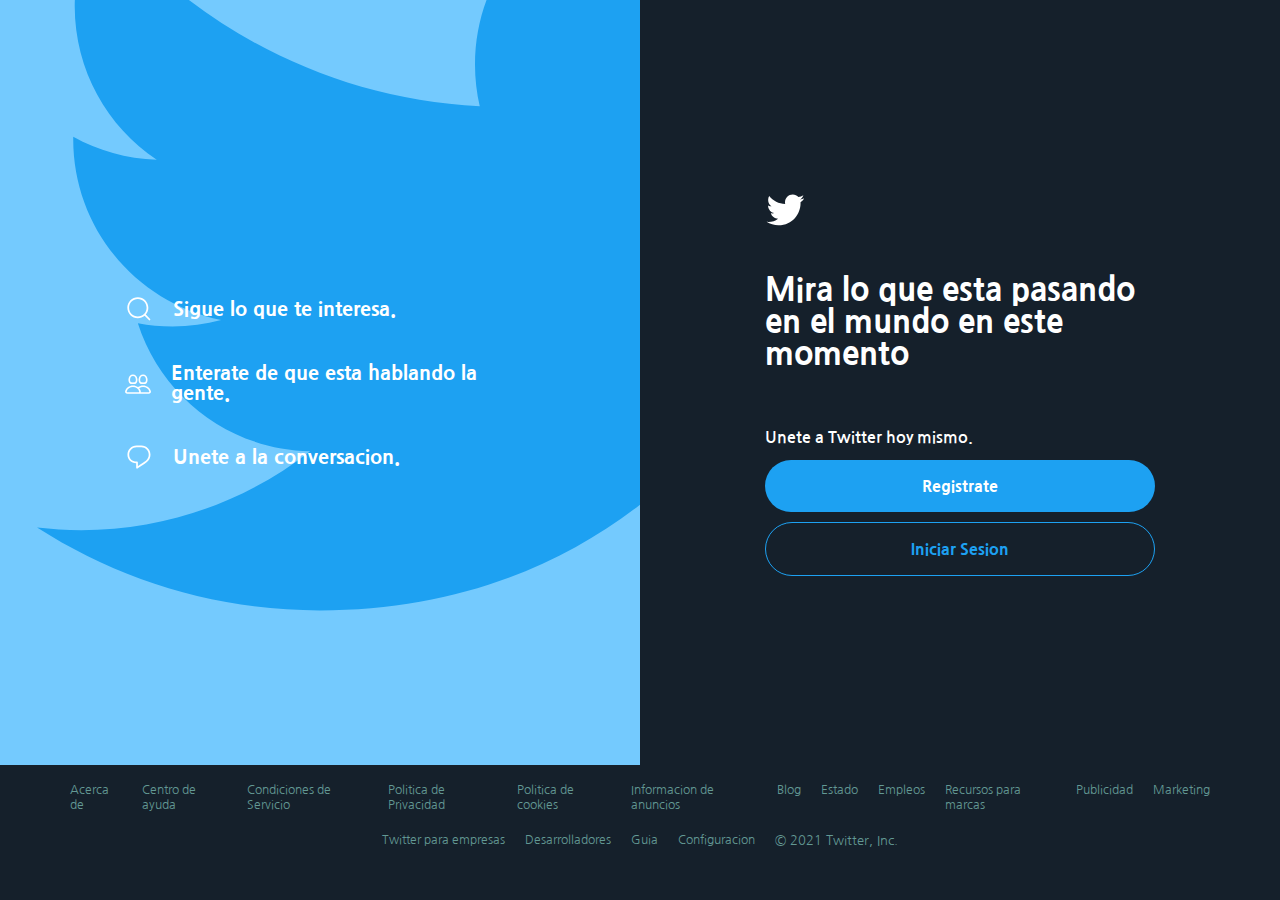
<file: index.html>
<!DOCTYPE html>
<html lang="en">
<head>
    <meta charset="UTF-8">
    <meta name="viewport" content="width=device-width, initial-scale=1.0">
    <link rel="stylesheet" href="https://cdnjs.cloudflare.com/ajax/libs/font-awesome/5.15.2/css/all.min.css" />
    <link rel="stylesheet" href="./styles/styles.css">
    <title>Twitter Login | UI</title>
</head>
<body>
    <div class="wrapper">
        <div class="left-side">
            <svg class="bg-logo" viewBox="0 0 24 24" class="r-13gxpu9 r-4qtqp9 r-yyyyoo r-1n7nint r-10m99ii r-u8s1d r-1n2wx2z r-1plcrui r-1l2rav9 r-lrvibr"><g><path d="M23.643 4.937c-.835.37-1.732.62-2.675.733.962-.576 1.7-1.49 2.048-2.578-.9.534-1.897.922-2.958 1.13-.85-.904-2.06-1.47-3.4-1.47-2.572 0-4.658 2.086-4.658 4.66 0 .364.042.718.12 1.06-3.873-.195-7.304-2.05-9.602-4.868-.4.69-.63 1.49-.63 2.342 0 1.616.823 3.043 2.072 3.878-.764-.025-1.482-.234-2.11-.583v.06c0 2.257 1.605 4.14 3.737 4.568-.392.106-.803.162-1.227.162-.3 0-.593-.028-.877-.082.593 1.85 2.313 3.198 4.352 3.234-1.595 1.25-3.604 1.995-5.786 1.995-.376 0-.747-.022-1.112-.065 2.062 1.323 4.51 2.093 7.14 2.093 8.57 0 13.255-7.098 13.255-13.254 0-.2-.005-.402-.014-.602.91-.658 1.7-1.477 2.323-2.41z"></path></g></svg>
            <div class="features">
                <svg viewBox="0 0 24 24" class="r-jwli3a r-4qtqp9 r-yyyyoo r-1q142lx r-1blvdjr r-1xvli5t r-dnmrzs r-bnwqim r-1plcrui r-lrvibr"><g><path d="M21.53 20.47l-3.66-3.66C19.195 15.24 20 13.214 20 11c0-4.97-4.03-9-9-9s-9 4.03-9 9 4.03 9 9 9c2.215 0 4.24-.804 5.808-2.13l3.66 3.66c.147.146.34.22.53.22s.385-.073.53-.22c.295-.293.295-.767.002-1.06zM3.5 11c0-4.135 3.365-7.5 7.5-7.5s7.5 3.365 7.5 7.5-3.365 7.5-7.5 7.5-7.5-3.365-7.5-7.5z"></path></g></svg>
                <h3>Sigue lo que te interesa.</h3>
            </div>
            <div class="features">
                <svg viewBox="0 0 24 24" class="r-jwli3a r-4qtqp9 r-yyyyoo r-1q142lx r-1blvdjr r-1xvli5t r-dnmrzs r-bnwqim r-1plcrui r-lrvibr"><g><path d="M16.695 13.037c1.185 0 2.51-.132 3.368-1.11.72-.823.952-2.08.715-3.847-.333-2.478-1.86-3.956-4.083-3.956-2.225 0-3.75 1.48-4.084 3.956-.236 1.766-.002 3.023.717 3.846.858.98 2.184 1.11 3.368 1.11zM14.098 8.28c.134-.992.648-2.656 2.598-2.656 1.948 0 2.463 1.664 2.597 2.655.174 1.293.054 2.187-.358 2.657-.367.42-1.036.6-2.238.6s-1.87-.18-2.24-.6c-.412-.47-.533-1.364-.36-2.658zm9.788 11.222c-.763-3.066-3.72-5.208-7.19-5.208-1.765 0-3.392.558-4.67 1.505-1.278-.948-2.905-1.506-4.67-1.506-3.47 0-6.428 2.142-7.19 5.208-.156.625-.025 1.265.356 1.754.37.473.94.744 1.567.744h19.87c.628 0 1.2-.27 1.57-.745.382-.49.512-1.13.356-1.753zm-1.537.83c-.09.11-.22.168-.39.168h-7.413c.078-.32.084-.66 0-.998-.25-1-.75-1.888-1.41-2.65.993-.665 2.223-1.058 3.558-1.058 2.78 0 5.14 1.674 5.735 4.07.044.174.014.344-.08.467zM7.354 20.5H2.09c-.17 0-.3-.057-.388-.168-.096-.123-.126-.294-.083-.47.596-2.395 2.954-4.068 5.735-4.068 2.78 0 5.14 1.674 5.735 4.07.043.174.014.344-.082.467-.088.113-.22.17-.388.17H7.355zm.001-7.463c1.185 0 2.51-.132 3.367-1.11.72-.823.953-2.08.716-3.847-.333-2.478-1.86-3.956-4.083-3.956-2.225 0-3.75 1.48-4.084 3.956-.236 1.766-.002 3.023.717 3.846.858.98 2.184 1.11 3.368 1.11zM4.758 8.28c.134-.992.648-2.656 2.598-2.656 1.948 0 2.463 1.664 2.597 2.655.174 1.293.053 2.187-.358 2.658-.368.42-1.037.6-2.238.6-1.202 0-1.87-.18-2.24-.6-.412-.47-.533-1.365-.36-2.66z"></path></g></svg>
                <h3>Enterate de que esta hablando la gente.</h3>
            </div>
            <div class="features">
                <svg viewBox="0 0 24 24" class="r-jwli3a r-4qtqp9 r-yyyyoo r-1q142lx r-1blvdjr r-1xvli5t r-dnmrzs r-bnwqim r-1plcrui r-lrvibr"><g><path d="M14.046 2.242l-4.148-.01h-.002c-4.374 0-7.8 3.427-7.8 7.802 0 4.098 3.186 7.206 7.465 7.37v3.828c0 .108.044.286.12.403.142.225.384.347.632.347.138 0 .277-.038.402-.118.264-.168 6.473-4.14 8.088-5.506 1.902-1.61 3.04-3.97 3.043-6.312v-.017c-.006-4.367-3.43-7.787-7.8-7.788zm3.787 12.972c-1.134.96-4.862 3.405-6.772 4.643V16.67c0-.414-.335-.75-.75-.75h-.396c-3.66 0-6.318-2.476-6.318-5.886 0-3.534 2.768-6.302 6.3-6.302l4.147.01h.002c3.532 0 6.3 2.766 6.302 6.296-.003 1.91-.942 3.844-2.514 5.176z"></path></g></svg>
                <h3>Unete a la conversacion.</h3>
            </div>
        </div>
        <div class="right-side">
            <div>
                <svg class="logo" viewBox="0 0 24 24" class="r-k200y r-jwli3a r-4qtqp9 r-yyyyoo r-5sfk15 r-dnmrzs r-1mi0q7o r-bnwqim r-1plcrui r-lrvibr"><g><path d="M23.643 4.937c-.835.37-1.732.62-2.675.733.962-.576 1.7-1.49 2.048-2.578-.9.534-1.897.922-2.958 1.13-.85-.904-2.06-1.47-3.4-1.47-2.572 0-4.658 2.086-4.658 4.66 0 .364.042.718.12 1.06-3.873-.195-7.304-2.05-9.602-4.868-.4.69-.63 1.49-.63 2.342 0 1.616.823 3.043 2.072 3.878-.764-.025-1.482-.234-2.11-.583v.06c0 2.257 1.605 4.14 3.737 4.568-.392.106-.803.162-1.227.162-.3 0-.593-.028-.877-.082.593 1.85 2.313 3.198 4.352 3.234-1.595 1.25-3.604 1.995-5.786 1.995-.376 0-.747-.022-1.112-.065 2.062 1.323 4.51 2.093 7.14 2.093 8.57 0 13.255-7.098 13.255-13.254 0-.2-.005-.402-.014-.602.91-.658 1.7-1.477 2.323-2.41z"></path></g></svg>
            </div>
            <div class="intro">
                <h2>
                    Mira lo que esta pasando <br> en el mundo en este <br> momento
                </h2>
            </div>
            <div class="btns-wrapper">
                <small>Unete a Twitter hoy mismo.</small>
                <button class="register-btn">Registrate</button>
                <a href="./login.html" class="login-btn">Iniciar Sesion</a>
            </div>
            
        </div>
    </div>
    <footer>
        <div class="links">
            <a href="#">Acerca de</a>
            <a href="#">Centro de ayuda</a>
            <a href="#">Condiciones de Servicio</a>
            <a href="#">Politica de Privacidad</a> 
            <a href="#">Politica de cookies</a>
            <a href="#">Informacion de anuncios</a>
            <a href="#">Blog</a>
            <a href="#">Estado</a>
            <a href="#">Empleos</a>
            <a href="#">Recursos para marcas</a>
            <a href="#">Publicidad</a>
            <a href="#">Marketing</a>
        </div>
        <div class="links">
            <a href="#">Twitter para empresas</a>
            <a href="#">Desarrolladores</a>
            <a href="#">Guia</a>
            <a href="#">Configuracion</a>
            <small>© 2021 Twitter, Inc.</small>
        </div>
    </footer>
</body>
</html>
</file>
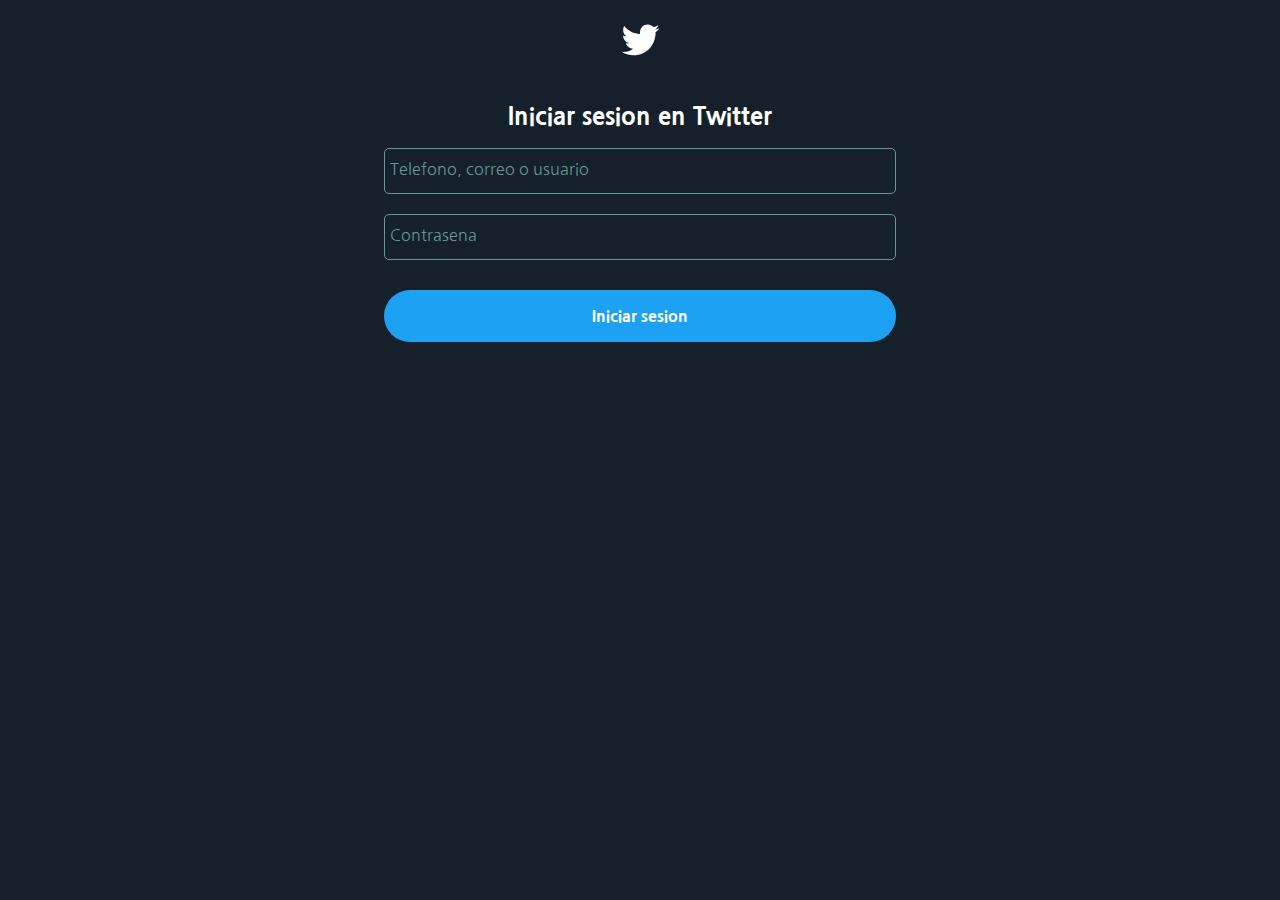
<file: login.html>
<!DOCTYPE html>
<html lang="en">
<head>
    <meta charset="UTF-8">
    <meta name="viewport" content="width=device-width, initial-scale=1.0">
    <link rel="stylesheet" href="./styles/styles.css">
    <title>Login</title>
</head>
<body>
    <div class="login-wrapper">
        <div class="content">
            <div class="login-logo">
                <svg viewBox="0 0 24 24" class="r-k200y r-jwli3a r-4qtqp9 r-yyyyoo r-5sfk15 r-dnmrzs r-1mi0q7o r-bnwqim r-1plcrui r-lrvibr"><g><path d="M23.643 4.937c-.835.37-1.732.62-2.675.733.962-.576 1.7-1.49 2.048-2.578-.9.534-1.897.922-2.958 1.13-.85-.904-2.06-1.47-3.4-1.47-2.572 0-4.658 2.086-4.658 4.66 0 .364.042.718.12 1.06-3.873-.195-7.304-2.05-9.602-4.868-.4.69-.63 1.49-.63 2.342 0 1.616.823 3.043 2.072 3.878-.764-.025-1.482-.234-2.11-.583v.06c0 2.257 1.605 4.14 3.737 4.568-.392.106-.803.162-1.227.162-.3 0-.593-.028-.877-.082.593 1.85 2.313 3.198 4.352 3.234-1.595 1.25-3.604 1.995-5.786 1.995-.376 0-.747-.022-1.112-.065 2.062 1.323 4.51 2.093 7.14 2.093 8.57 0 13.255-7.098 13.255-13.254 0-.2-.005-.402-.014-.602.91-.658 1.7-1.477 2.323-2.41z"></path></g></svg>
            </div>
            <div class="title">
                <h2>Iniciar sesion en Twitter</h2>
            </div>
            <div class="form">
                <input type="text" name="Name" required autocomplete="off"/>
                <label for="Name" class="label-name">
                    <span class="content-name">Telefono, correo o usuario</span>
                </label>
            </div>
            <div class="form">
                <input type="text" name="Name" required autocomplete="off"/>
                <label for="Name" class="label-name">
                    <span class="content-name">Contrasena</span>
                </label>
            </div>
            <div class="btn-wrapper">
                <button>
                    Iniciar sesion
                </button>
            </div>
        </div>
    </div>
</body>
</html>
</file>
<file: styles/styles.css>
@import url("https://fonts.googleapis.com/css2?family=Nanum+Gothic:wght@400;700;800&display=swap");
* {
  margin: 0;
  padding: 0;
  -webkit-box-sizing: border-box;
          box-sizing: border-box;
  font-family: 'Nanum Gothic', sans-serif;
}

body {
  min-height: 100vh;
}

.wrapper {
  width: 100%;
  display: -webkit-box;
  display: -ms-flexbox;
  display: flex;
}

.left-side, .right-side {
  height: 85vh;
  color: #fff;
  display: -webkit-box;
  display: -ms-flexbox;
  display: flex;
  -webkit-box-pack: center;
      -ms-flex-pack: center;
          justify-content: center;
  -webkit-box-orient: vertical;
  -webkit-box-direction: normal;
      -ms-flex-direction: column;
          flex-direction: column;
  padding: 125px;
}

@media (max-width: 750px) {
  .wrapper {
    -webkit-box-orient: vertical;
    -webkit-box-direction: reverse;
        -ms-flex-direction: column-reverse;
            flex-direction: column-reverse;
  }
}

.left-side {
  width: 50%;
  background: #74cafe;
  position: relative;
  overflow: hidden;
}

.left-side .bg-logo {
  position: absolute;
  top: -30%;
  left: 0%;
  width: 950px;
  fill: #1da1f2;
}

.left-side .features {
  display: -webkit-box;
  display: -ms-flexbox;
  display: flex;
  -webkit-box-align: center;
      -ms-flex-align: center;
          align-items: center;
  position: relative;
  z-index: 100;
}

.left-side .features h3 {
  font-weight: 800;
  font-size: 20px;
}

.left-side .features:not(:last-child) {
  margin-bottom: 40px;
}

.left-side .features svg {
  width: 28px;
  fill: #fff;
  margin-right: 20px;
}

@media (max-width: 750px) {
  .left-side {
    width: 100%;
    padding: 10px;
  }
  .left-side .bg-logo {
    top: 50%;
    left: 50%;
    -webkit-transform: translate(-50%, -50%);
            transform: translate(-50%, -50%);
    width: 200px;
  }
}

.right-side .btns-wrapper .register-btn, .right-side .btns-wrapper .login-btn, .login-wrapper .content .btn-wrapper button {
  width: 100%;
  padding: 18px 0px;
  margin-top: 10px;
  border-radius: 30px;
  font-size: 16px;
  font-weight: 800;
  cursor: pointer;
  -webkit-transition: opacity .2s ease-in-out;
  transition: opacity .2s ease-in-out;
}

.right-side .btns-wrapper .register-btn:hover, .right-side .btns-wrapper .login-btn:hover, .login-wrapper .content .btn-wrapper button:hover {
  opacity: .8;
}

.right-side .btns-wrapper .register-btn:focus, .right-side .btns-wrapper .login-btn:focus, .login-wrapper .content .btn-wrapper button:focus {
  outline: none;
}

.right-side {
  width: 50%;
  background-color: #15202b;
}

.right-side .logo {
  fill: #fff;
  width: 40px;
  height: 40px;
  margin-bottom: 40px;
}

.right-side .intro h2 {
  font-weight: 800;
  font-size: 32px;
}

.right-side .btns-wrapper {
  margin-top: 60px;
}

.right-side .btns-wrapper small {
  display: block;
  margin-bottom: 5px;
  font-weight: 700;
  font-size: 16px;
}

.right-side .btns-wrapper .register-btn {
  background-color: #1da1f2;
  border: none;
  color: #fff;
}

.right-side .btns-wrapper .login-btn {
  background-color: transparent;
  color: #1da1f2;
  border: solid 1px #1da1f2;
  text-decoration: none;
  display: block;
  text-align: center;
}

@media (max-width: 750px) {
  .right-side {
    width: 100%;
    padding: 10px;
  }
}

footer {
  padding: 18px 60px;
  background-color: #15202b;
  height: 15vh;
}

footer .links {
  display: -webkit-box;
  display: -ms-flexbox;
  display: flex;
  -webkit-box-pack: center;
      -ms-flex-pack: center;
          justify-content: center;
  margin-bottom: 20px;
}

footer .links a {
  margin: 0px 10px;
  color: #639994;
  text-decoration: none;
  font-size: 12px;
}

footer .links a:hover {
  text-decoration: underline;
}

footer .links small {
  color: #639994;
  margin: 0 10px;
}

@media (max-width: 750px) {
  footer {
    height: 100%;
  }
  footer .links {
    -ms-flex-wrap: wrap;
        flex-wrap: wrap;
  }
  footer .links a, footer .links small {
    margin: 10px;
  }
}

.login-wrapper {
  width: 100%;
  height: 100vh;
  background-color: #15202b;
  padding: 20px 0px;
}

.login-wrapper .content {
  width: 100%;
  display: -webkit-box;
  display: -ms-flexbox;
  display: flex;
  -webkit-box-pack: center;
      -ms-flex-pack: center;
          justify-content: center;
  -webkit-box-align: center;
      -ms-flex-align: center;
          align-items: center;
  -webkit-box-orient: vertical;
  -webkit-box-direction: normal;
      -ms-flex-direction: column;
          flex-direction: column;
}

.login-wrapper .content .btn-wrapper {
  width: 40%;
}

.login-wrapper .content .btn-wrapper button {
  width: 100%;
  border: none;
  background-color: #1da1f2;
  color: #fff;
}

.login-wrapper .content .login-logo svg {
  width: 40px;
  fill: #fff;
}

.login-wrapper .content .title {
  margin-top: 40px;
}

.login-wrapper .content .title h2 {
  color: #fff;
  font-weight: 800;
  margin-bottom: 20px;
}

.login-wrapper .content .form {
  width: 40%;
  position: relative;
  overflow: hidden;
  background-color: transparent;
  margin-bottom: 20px;
}

.login-wrapper .content .form input {
  width: 100%;
  height: 100%;
  color: #639994;
  padding-top: 30px;
  border: none;
  outline: none;
  background-color: transparent;
}

.login-wrapper .content .form input:focus {
  padding: 30px 10px;
}

.login-wrapper .content .form label {
  position: absolute;
  bottom: 0px;
  left: 0%;
  width: 100%;
  height: 100%;
  pointer-events: none;
  color: #639994;
  border: 1px solid #639994;
  border-radius: 5px;
  overflow: hidden;
  padding: 10px;
}

.login-wrapper .content .form label::after {
  content: "";
  position: absolute;
  left: 0px;
  bottom: -1px;
  height: 100%;
  width: 100%;
  border-bottom: 3px solid #5fa8d3;
  -webkit-transform: translateX(-100%);
          transform: translateX(-100%);
  -webkit-transition: -webkit-transform 0.3s ease;
  transition: -webkit-transform 0.3s ease;
  transition: transform 0.3s ease;
  transition: transform 0.3s ease, -webkit-transform 0.3s ease;
}

.login-wrapper .content .form .content-name {
  position: absolute;
  bottom: 14px;
  left: 5px;
  -webkit-transition: all 0.3s ease;
  transition: all 0.3s ease;
}

.login-wrapper .content .form input:focus + .label-name .content-name, .login-wrapper .content .form input:valid + .label-name .content-name {
  -webkit-transform: translateY(-190%);
          transform: translateY(-190%);
  font-size: 14px;
  color: #1da1f2;
}

.login-wrapper .content .form input:focus + .label-name::after, .login-wrapper .content .form input:valid + .label-name::after {
  -webkit-transform: translateX(0%);
          transform: translateX(0%);
}

@media (max-width: 750px) {
  .login-wrapper .content .form {
    width: 80%;
  }
  .login-wrapper .content .btn-wrapper {
    width: 80%;
  }
}
/*# sourceMappingURL=styles.css.map */
</file>
